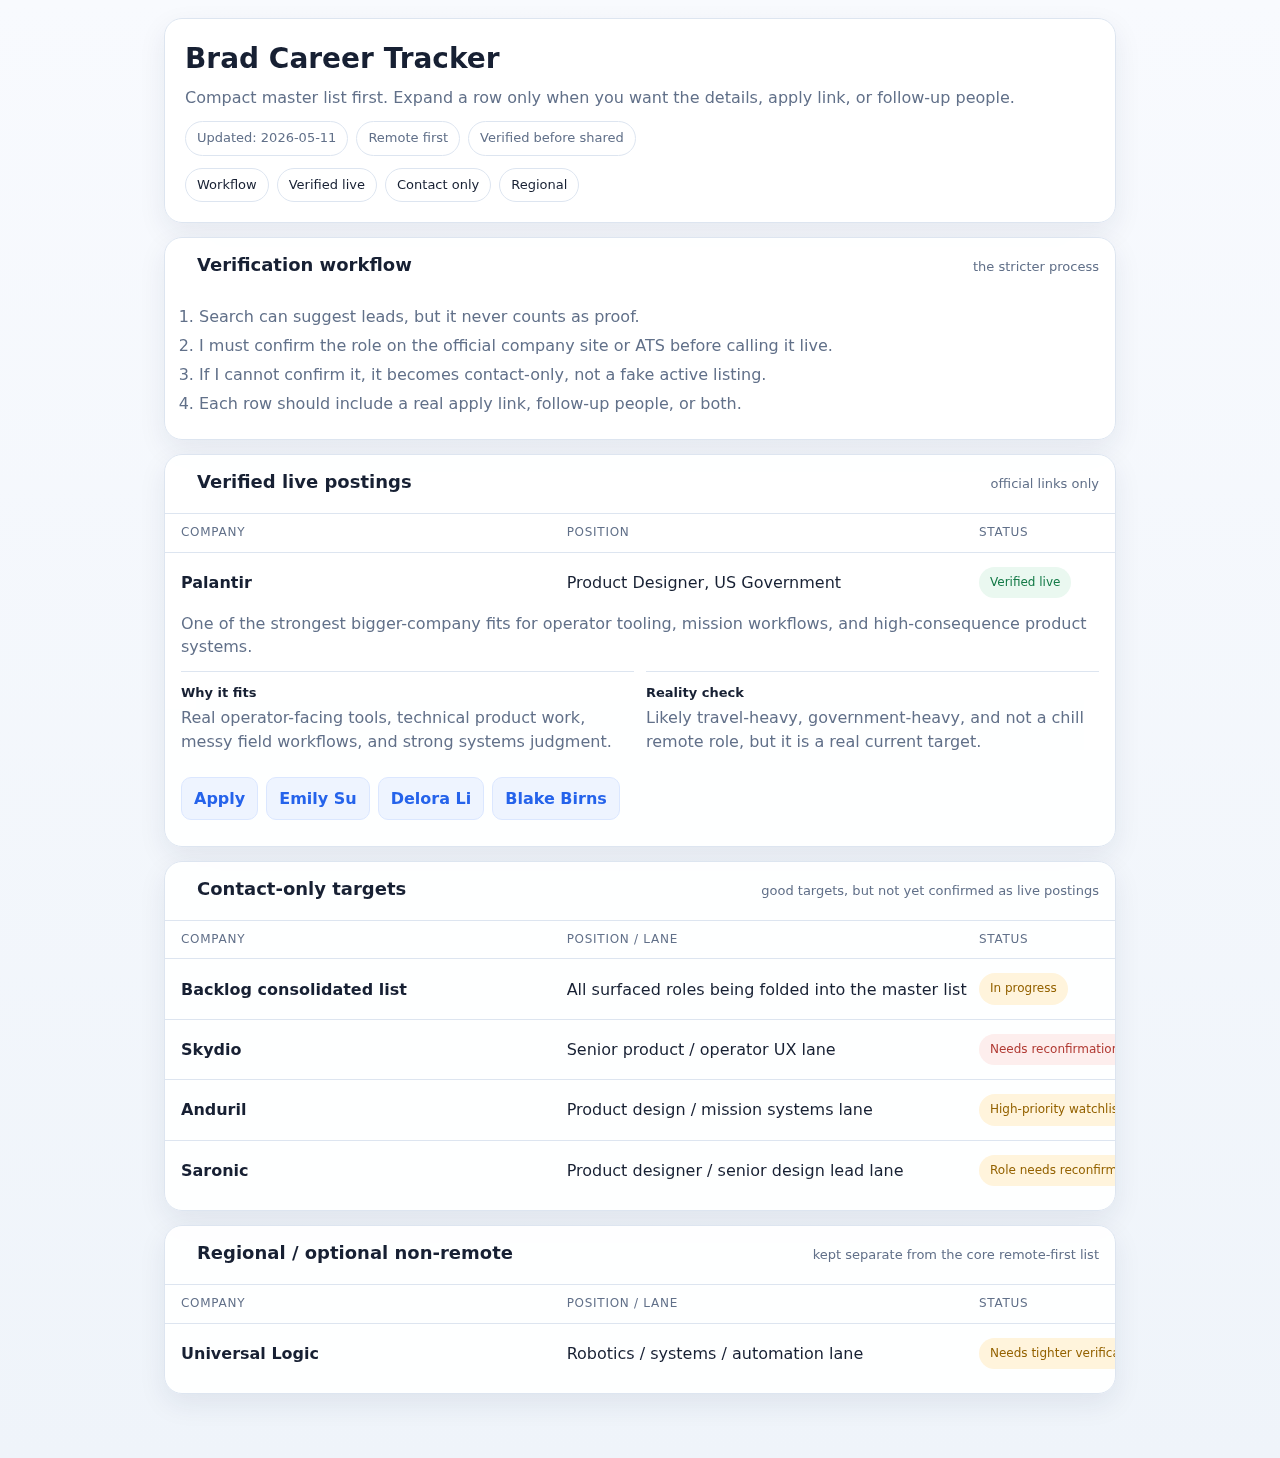
<file: career-tracker.html>
<!DOCTYPE html>
<html lang="en">
<head>
  <meta charset="UTF-8" />
  <meta name="viewport" content="width=device-width, initial-scale=1.0" />
  <title>Brad Career Tracker</title>
  <style>
    :root {
      --bg: #f5f7fb;
      --surface: rgba(255,255,255,0.92);
      --line: #dde5f0;
      --text: #172033;
      --muted: #617089;
      --accent: #2563eb;
      --good: #147a47;
      --good-bg: #eaf8f0;
      --warn: #946200;
      --warn-bg: #fff4dc;
      --bad: #b13b34;
      --bad-bg: #fdeeed;
    }
    * { box-sizing: border-box; }
    body {
      margin: 0;
      font-family: Inter, ui-sans-serif, system-ui, -apple-system, BlinkMacSystemFont, "Segoe UI", sans-serif;
      background: linear-gradient(180deg, #f8fafe 0%, #eff4fa 100%);
      color: var(--text);
      line-height: 1.45;
    }
    .wrap {
      max-width: 980px;
      margin: 0 auto;
      padding: 18px 14px 64px;
    }
    .hero, .section {
      background: var(--surface);
      border: 1px solid var(--line);
      border-radius: 18px;
      box-shadow: 0 10px 28px rgba(29, 44, 76, 0.08);
      backdrop-filter: blur(12px);
    }
    .hero {
      padding: 20px;
      margin-bottom: 14px;
    }
    .section {
      padding: 10px 0;
      margin-top: 14px;
      overflow: hidden;
    }
    h1, h2, h3, p { margin: 0; }
    h1 { font-size: 28px; margin-bottom: 6px; }
    h2 { font-size: 18px; padding: 0 16px 8px; }
    p { color: var(--muted); }
    a { color: var(--accent); text-decoration: none; }
    a:hover { text-decoration: underline; }
    .meta, .nav, .chips, .links { display: flex; flex-wrap: wrap; gap: 8px; }
    .meta, .nav { margin-top: 12px; }
    .pill, .nav a, .chip {
      display: inline-flex;
      align-items: center;
      padding: 7px 11px;
      border-radius: 999px;
      border: 1px solid var(--line);
      background: #fff;
      color: var(--muted);
      font-size: 13px;
    }
    .nav a { color: var(--text); }
    .section-head {
      display: flex;
      justify-content: space-between;
      align-items: baseline;
      gap: 10px;
      padding: 4px 16px 10px;
    }
    .small { font-size: 13px; color: var(--muted); }
    .table-head, details {
      border-top: 1px solid var(--line);
    }
    .table-head {
      display: grid;
      grid-template-columns: minmax(0, 1.4fr) minmax(0, 1.5fr) 120px;
      gap: 12px;
      padding: 10px 16px;
      font-size: 12px;
      text-transform: uppercase;
      letter-spacing: 0.06em;
      color: var(--muted);
    }
    details {
      background: transparent;
    }
    summary {
      list-style: none;
      display: grid;
      grid-template-columns: minmax(0, 1.4fr) minmax(0, 1.5fr) 120px;
      gap: 12px;
      align-items: center;
      padding: 14px 16px;
      cursor: pointer;
    }
    summary::-webkit-details-marker { display: none; }
    summary:hover { background: rgba(37, 99, 235, 0.035); }
    .company { font-weight: 600; }
    .role { color: var(--text); }
    .status {
      justify-self: start;
      display: inline-flex;
      align-items: center;
      padding: 6px 10px;
      border-radius: 999px;
      font-size: 12px;
      border: 1px solid transparent;
      white-space: nowrap;
    }
    .status.good { background: var(--good-bg); color: var(--good); }
    .status.warn { background: var(--warn-bg); color: var(--warn); }
    .status.bad { background: var(--bad-bg); color: var(--bad); }
    .detail {
      padding: 0 16px 16px;
      color: var(--muted);
    }
    .detail p {
      margin-bottom: 10px;
    }
    .detail-grid {
      display: grid;
      grid-template-columns: repeat(2, minmax(0, 1fr));
      gap: 12px;
      margin: 12px 0;
    }
    .detail-block {
      padding: 12px 0;
      border-top: 1px solid var(--line);
    }
    .detail-block strong {
      display: block;
      color: var(--text);
      margin-bottom: 4px;
      font-size: 13px;
    }
    .links {
      margin-top: 12px;
    }
    .links a {
      display: inline-flex;
      align-items: center;
      padding: 9px 12px;
      border-radius: 10px;
      background: #eef4ff;
      border: 1px solid #dbe7ff;
      font-weight: 600;
    }
    .workflow {
      padding: 0 16px 8px;
      color: var(--muted);
    }
    .workflow ol {
      margin: 8px 0 0 18px;
      padding: 0;
    }
    .workflow li { margin: 6px 0; }
    @media (max-width: 760px) {
      h1 { font-size: 24px; }
      .table-head { display: none; }
      summary {
        grid-template-columns: 1fr;
        gap: 6px;
      }
      .detail-grid { grid-template-columns: 1fr; }
    }
  </style>
</head>
<body>
  <div class="wrap">
    <section class="hero">
      <h1>Brad Career Tracker</h1>
      <p>Compact master list first. Expand a row only when you want the details, apply link, or follow-up people.</p>
      <div class="meta">
        <span class="pill">Updated: 2026-05-11</span>
        <span class="pill">Remote first</span>
        <span class="pill">Verified before shared</span>
      </div>
      <div class="nav">
        <a href="#workflow">Workflow</a>
        <a href="#remote">Verified live</a>
        <a href="#contact-only">Contact only</a>
        <a href="#regional">Regional</a>
      </div>
    </section>

    <section class="section" id="workflow">
      <div class="section-head">
        <h2>Verification workflow</h2>
        <span class="small">the stricter process</span>
      </div>
      <div class="workflow">
        <ol>
          <li>Search can suggest leads, but it never counts as proof.</li>
          <li>I must confirm the role on the official company site or ATS before calling it live.</li>
          <li>If I cannot confirm it, it becomes contact-only, not a fake active listing.</li>
          <li>Each row should include a real apply link, follow-up people, or both.</li>
        </ol>
      </div>
    </section>

    <section class="section" id="remote">
      <div class="section-head">
        <h2>Verified live postings</h2>
        <span class="small">official links only</span>
      </div>
      <div class="table-head">
        <div>Company</div>
        <div>Position</div>
        <div>Status</div>
      </div>

      <details open>
        <summary>
          <div class="company">Palantir</div>
          <div class="role">Product Designer, US Government</div>
          <div class="status good">Verified live</div>
        </summary>
        <div class="detail">
          <p>One of the strongest bigger-company fits for operator tooling, mission workflows, and high-consequence product systems.</p>
          <div class="detail-grid">
            <div class="detail-block">
              <strong>Why it fits</strong>
              Real operator-facing tools, technical product work, messy field workflows, and strong systems judgment.
            </div>
            <div class="detail-block">
              <strong>Reality check</strong>
              Likely travel-heavy, government-heavy, and not a chill remote role, but it is a real current target.
            </div>
          </div>
          <div class="links">
            <a href="https://jobs.lever.co/palantir/dc02f308-bbcc-4163-b4fb-3f68efb2ce24">Apply</a>
            <a href="https://www.linkedin.com/in/emily-su-69215775/">Emily Su</a>
            <a href="https://www.linkedin.com/in/delorali/">Delora Li</a>
            <a href="https://www.linkedin.com/in/blake-birns/">Blake Birns</a>
          </div>
        </div>
      </details>
    </section>

    <section class="section" id="contact-only">
      <div class="section-head">
        <h2>Contact-only targets</h2>
        <span class="small">good targets, but not yet confirmed as live postings</span>
      </div>
      <div class="table-head">
        <div>Company</div>
        <div>Position / lane</div>
        <div>Status</div>
      </div>

      <details>
        <summary>
          <div class="company">Backlog consolidated list</div>
          <div class="role">All surfaced roles being folded into the master list</div>
          <div class="status warn">In progress</div>
        </summary>
        <div class="detail">
          <p>This is the larger backlog pass Brad asked for. Each row below is being kept visible in the master list rather than disappearing into chat history.</p>
          <div class="detail-grid">
            <div class="detail-block"><strong>Palantir</strong>Product Concept Designer, Defense<br><span class="status good">Verified live</span></div>
            <div class="detail-block"><strong>Palantir</strong>Deployment Strategist<br><span class="status good">Verified live</span></div>
            <div class="detail-block"><strong>Palantir</strong>Deployment Strategist, Defense Industrial Base<br><span class="status good">Verified live</span></div>
            <div class="detail-block"><strong>Palantir</strong>Product Designer, Developer Experience<br><span class="status good">Verified live</span></div>
            <div class="detail-block"><strong>Palantir</strong>Product Designer, US Government<br><span class="status good">Verified live</span></div>
            <div class="detail-block"><strong>Anduril</strong>Product Designer, Forge<br><span class="status good">Verified live</span></div>
            <div class="detail-block"><strong>Anduril</strong>Senior Product Designer, Tactical Reconnaissance & Strike<br><span class="status warn">Needs re-check</span></div>
            <div class="detail-block"><strong>Anduril</strong>Product Designer, Platform<br><span class="status warn">Needs re-check</span></div>
            <div class="detail-block"><strong>Lockheed Martin</strong>Senior UX Designer, LAIC / STAR.OS<br><span class="status good">Verified live</span></div>
            <div class="detail-block"><strong>Lockheed Martin</strong>Human Factors User Experience Designer<br><span class="status good">Verified live</span></div>
            <div class="detail-block"><strong>Lockheed Martin</strong>Human Factors Design Engineer<br><span class="status good">Verified live</span></div>
            <div class="detail-block"><strong>Google</strong>Staff UX Designer, Google Hardware<br><span class="status good">Verified live</span></div>
            <div class="detail-block"><strong>Google</strong>Staff UX Designer, Spatial UX, Google Hardware<br><span class="status good">Verified live</span></div>
            <div class="detail-block"><strong>Google</strong>Staff UX Engineer, Spatial Experiences, Google Hardware<br><span class="status good">Verified live</span></div>
            <div class="detail-block"><strong>Apple</strong>Prototyping Designer<br><span class="status good">Verified live</span></div>
            <div class="detail-block"><strong>Apple</strong>Prototyping Designer, second listing<br><span class="status good">Verified live</span></div>
            <div class="detail-block"><strong>Apple</strong>Design Tools Engineer, Human Interface Design<br><span class="status good">Verified live</span></div>
            <div class="detail-block"><strong>Apple</strong>Human Interface Designer<br><span class="status good">Verified live</span></div>
            <div class="detail-block"><strong>Apple</strong>Hardware Design & Prototyping Engineer<br><span class="status good">Verified live</span></div>
            <div class="detail-block"><strong>Skydio</strong>Senior product / operator UX lane<br><span class="status bad">Contact only</span></div>
            <div class="detail-block"><strong>Shield AI</strong>Mission software / Hivemind / simulation design lane<br><span class="status bad">Contact only</span></div>
            <div class="detail-block"><strong>Saronic</strong>Product designer / senior design lead lane<br><span class="status warn">Needs re-check</span></div>
            <div class="detail-block"><strong>Swarm Aero</strong>Product Designer<br><span class="status warn">Needs re-check</span></div>
            <div class="detail-block"><strong>Nominal</strong>Product Designer<br><span class="status warn">Needs re-check</span></div>
            <div class="detail-block"><strong>Picogrid</strong>Product Designer<br><span class="status warn">Needs re-check</span></div>
            <div class="detail-block"><strong>Burro</strong>Product Designer<br><span class="status warn">Needs re-check</span></div>
            <div class="detail-block"><strong>Universal Logic</strong>Application Engineer / robotics systems lane<br><span class="status warn">Needs re-check</span></div>
            <div class="detail-block"><strong>BlueBay Automation</strong>Automation systems / advisory outreach lane<br><span class="status warn">Needs re-check</span></div>
            <div class="detail-block"><strong>One-Off Robotics</strong>Advanced manufacturing / robotics product lane<br><span class="status warn">Needs re-check</span></div>
            <div class="detail-block"><strong>RTT</strong>Robotics startup / welding cobot outreach lane<br><span class="status warn">Needs re-check</span></div>
          </div>
        </div>
      </details>

      <details>
        <summary>
          <div class="company">Skydio</div>
          <div class="role">Senior product / operator UX lane</div>
          <div class="status bad">Needs reconfirmation</div>
        </summary>
        <div class="detail">
          <p>The company still fits extremely well. The problem was stale evidence, not bad fit. Until I verify a current official posting, this stays here.</p>
          <div class="links">
            <a href="https://www.linkedin.com/in/txnor/">Tiff Nguyen</a>
            <a href="https://www.linkedin.com/in/harrisondzhu/">Harrison Zhu</a>
            <a href="https://www.linkedin.com/in/asavello/">Alex Savello</a>
          </div>
        </div>
      </details>

      <details>
        <summary>
          <div class="company">Anduril</div>
          <div class="role">Product design / mission systems lane</div>
          <div class="status warn">High-priority watchlist</div>
        </summary>
        <div class="detail">
          <p>Still one of the best thematic fits. Right now it belongs in outreach and monitoring unless I have a current official role link in hand.</p>
        </div>
      </details>

      <details>
        <summary>
          <div class="company">Saronic</div>
          <div class="role">Product designer / senior design lead lane</div>
          <div class="status warn">Role needs reconfirmation</div>
        </summary>
        <div class="detail">
          <p>Very strong domain fit, especially for maritime autonomy and operator workflows. Best used as a proactive outreach target unless the official role is revalidated.</p>
          <div class="links">
            <a href="https://www.linkedin.com/in/kathy-allen-b49b7b101/">Kathy Allen</a>
            <a href="https://www.linkedin.com/in/stephen-mcquinn/">Stephen McQuinn</a>
            <a href="https://www.linkedin.com/in/charles-floyd-jones-0a388751/">Charles Floyd-Jones</a>
          </div>
        </div>
      </details>
    </section>

    <section class="section" id="regional">
      <div class="section-head">
        <h2>Regional / optional non-remote</h2>
        <span class="small">kept separate from the core remote-first list</span>
      </div>
      <div class="table-head">
        <div>Company</div>
        <div>Position / lane</div>
        <div>Status</div>
      </div>

      <details>
        <summary>
          <div class="company">Universal Logic</div>
          <div class="role">Robotics / systems / automation lane</div>
          <div class="status warn">Needs tighter verification</div>
        </summary>
        <div class="detail">
          <p>Strongest Nashville-ish robotics signal so far, but it still needs the same due diligence standard as everything else.</p>
        </div>
      </details>
    </section>
  </div>
</body>
</html>
</file>
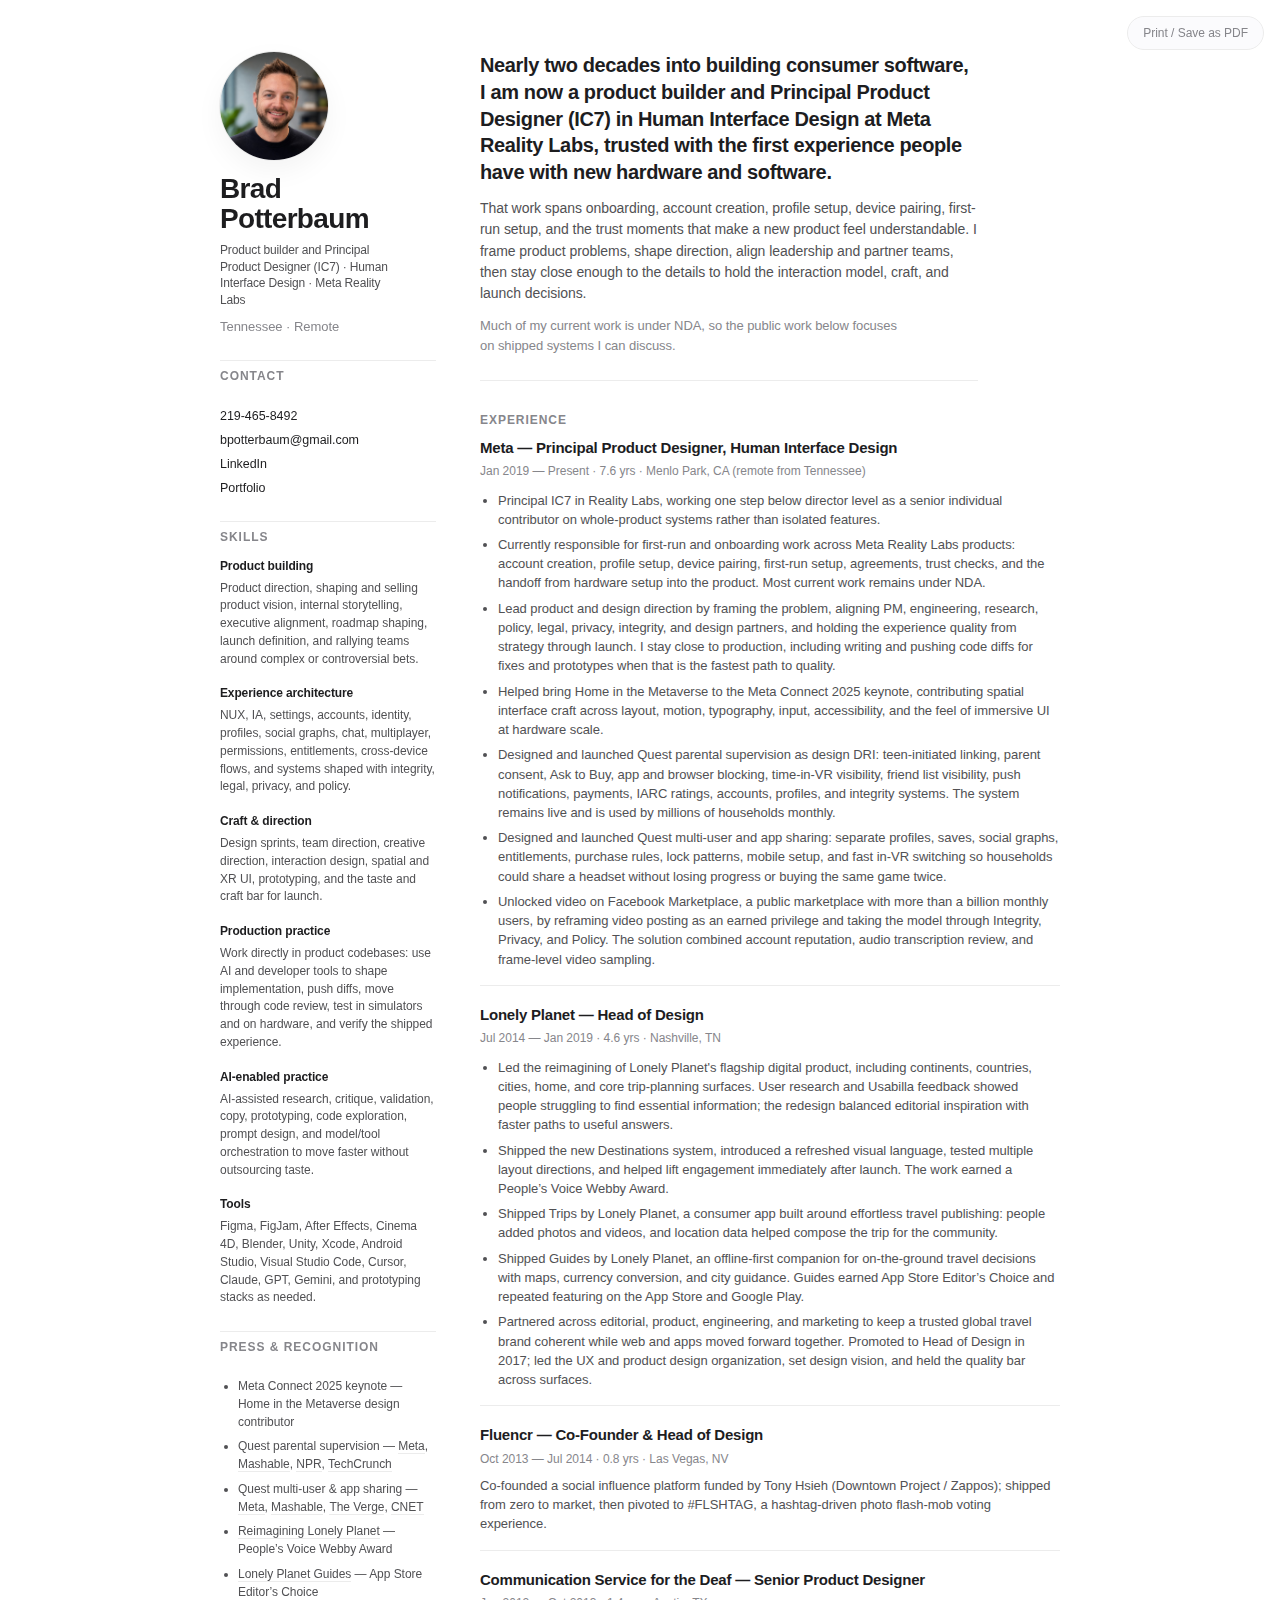
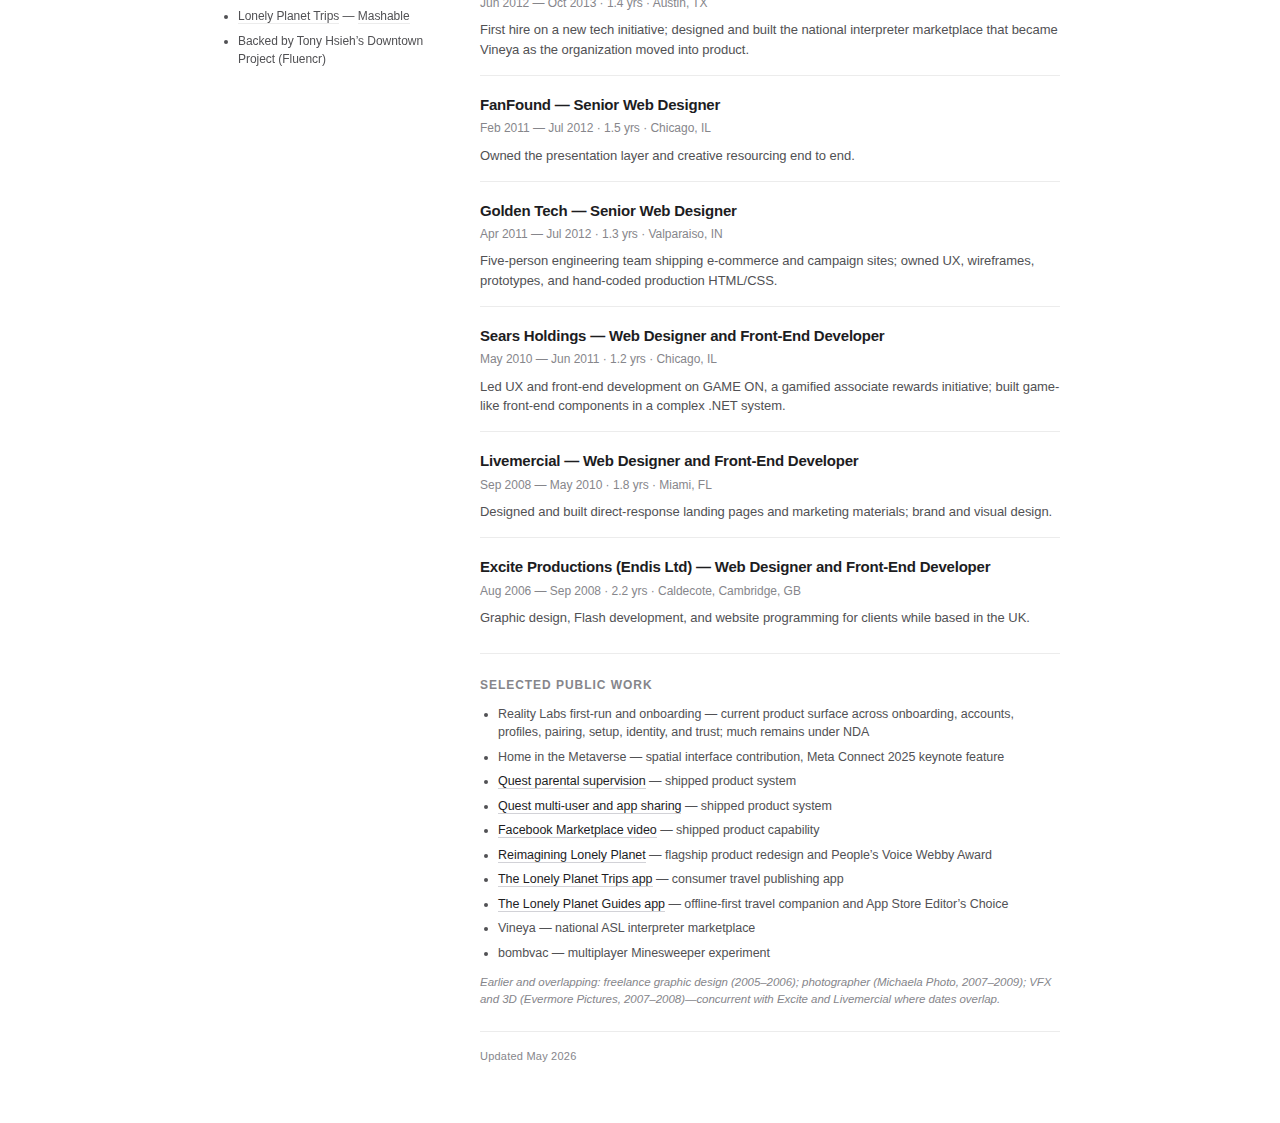
<file: resume.html>
<!DOCTYPE html>
<html lang="en">
<head>
    <meta charset="utf-8" />
    <title>Brad Potterbaum — Résumé</title>
    <meta name="viewport" content="width=device-width, initial-scale=1, viewport-fit=cover" />
    <meta name="theme-color" content="#ffffff" />
    <meta name="description" content="Brad Potterbaum — Product builder and Principal Product Designer (IC7), Human Interface Design at Meta Reality Labs. First-run, onboarding, identity, trust, and cross-device product systems." />
    <style>
        :root {
            --bg: #ffffff;
            --bg-soft: #fbfbfd;
            --ink-1: #1d1d1f;
            --ink-2: #515154;
            --ink-3: #86868b;
            --line: #d2d2d7;
            --line-soft: #ececec;
            --radius: 22px;
            --gutter: clamp(20px, 5vw, 40px);
            --rail: 216px;
        }

        *,
        *::before,
        *::after {
            box-sizing: border-box;
        }

        html {
            -webkit-font-smoothing: antialiased;
            -moz-osx-font-smoothing: grayscale;
            text-rendering: optimizeLegibility;
        }

        ::selection {
            background: #1d1d1f;
            color: #ffffff;
        }

        body {
            margin: 0;
            background: var(--bg);
            color: var(--ink-1);
            font-family: -apple-system, BlinkMacSystemFont, "SF Pro Display", "SF Pro Text",
                "Helvetica Neue", Helvetica, Arial, system-ui, sans-serif;
            font-size: 14px;
            line-height: 1.5;
            font-weight: 400;
            letter-spacing: -0.003em;
        }

        img {
            max-width: 100%;
            height: auto;
            display: block;
        }

        a {
            color: inherit;
            text-decoration: none;
            border-bottom: 1px solid var(--line);
            transition: border-color 0.15s ease, color 0.15s ease;
        }

        a:hover {
            color: var(--ink-2);
            border-bottom-color: var(--ink-1);
        }

        .print-hint {
            position: fixed;
            top: max(16px, env(safe-area-inset-top));
            right: max(16px, env(safe-area-inset-right));
            z-index: 10;
            font-size: 12px;
            font-weight: 500;
            color: var(--ink-3);
            letter-spacing: -0.003em;
            background: rgba(251, 251, 253, 0.92);
            background: color-mix(in srgb, var(--bg-soft) 88%, transparent);
            backdrop-filter: blur(10px);
            -webkit-backdrop-filter: blur(10px);
            padding: 9px 15px;
            border-radius: var(--radius);
            border: 1px solid var(--line-soft);
            cursor: pointer;
            font-family: inherit;
        }

        .print-hint:hover {
            color: var(--ink-1);
            border-color: var(--line);
        }

        .wrap {
            max-width: 920px;
            margin: 0 auto;
            padding: 52px max(var(--gutter), env(safe-area-inset-left)) 48px max(var(--gutter), env(safe-area-inset-right));
        }

        .doc {
            display: grid;
            grid-template-columns: 1fr;
            gap: 32px;
        }

        @media (min-width: 720px) {
            .doc {
                grid-template-columns: var(--rail) minmax(0, 1fr);
                gap: 40px 44px;
                align-items: start;
            }
        }

        .rail {
            display: flex;
            flex-direction: column;
            gap: 24px;
        }

        @media (min-width: 720px) {
            .rail {
                position: sticky;
                top: max(24px, env(safe-area-inset-top));
                align-self: start;
            }
        }

        .avatar-wrap {
            display: flex;
            align-items: center;
            gap: 16px;
        }

        @media (min-width: 720px) {
            .avatar-wrap {
                flex-direction: column;
                align-items: flex-start;
                gap: 14px;
            }
        }

        .avatar {
            width: 108px;
            height: 108px;
            border-radius: 999px;
            object-fit: cover;
            object-position: center 38%;
            box-shadow: 0 0 0 1px var(--line-soft), 0 10px 28px rgba(0, 0, 0, 0.05);
            flex-shrink: 0;
        }

        .identity h1 {
            margin: 0;
            font-size: clamp(24px, 2.8vw, 28px);
            line-height: 1.06;
            letter-spacing: -0.024em;
            font-weight: 600;
            color: var(--ink-1);
        }

        .identity .eyebrow {
            margin: 9px 0 0;
            font-size: 12px;
            font-weight: 500;
            letter-spacing: -0.012em;
            text-transform: none;
            color: var(--ink-2);
            line-height: 1.38;
            max-width: 28ch;
        }

        .identity .loc {
            margin: 8px 0 0;
            font-size: 13px;
            color: var(--ink-3);
            letter-spacing: -0.003em;
        }

        .contact {
            padding-top: 6px;
            border-top: 1px solid var(--line-soft);
        }

        .contact-list {
            list-style: none;
            margin: 0;
            padding: 12px 0 0;
            display: flex;
            flex-direction: column;
            gap: 7px;
        }

        .contact-list li {
            font-size: 12.5px;
            color: var(--ink-2);
            line-height: 1.35;
            word-break: break-word;
        }

        .contact-list a {
            border-bottom: 0;
            font-weight: 500;
            color: var(--ink-1);
        }

        .contact-list a:hover {
            border-bottom: 1px solid var(--ink-1);
        }

        .section-label {
            margin: 0 0 11px;
            font-size: 12px;
            font-weight: 600;
            letter-spacing: 0.08em;
            text-transform: uppercase;
            color: var(--ink-3);
        }

        .main > .section-label {
            margin-bottom: 8px;
        }

        .skills-block {
            padding-top: 6px;
            border-top: 1px solid var(--line-soft);
        }

        .skill-cluster {
            margin-bottom: 16px;
        }

        .skill-cluster:last-child {
            margin-bottom: 0;
        }

        .skill-cluster h3 {
            margin: 0 0 5px;
            font-size: 12px;
            font-weight: 600;
            color: var(--ink-1);
            letter-spacing: -0.011em;
        }

        .skill-cluster p {
            margin: 0;
            font-size: 12px;
            line-height: 1.48;
            color: var(--ink-2);
        }

        .extras {
            padding-top: 6px;
            border-top: 1px solid var(--line-soft);
        }

        .extras ul {
            margin: 0;
            padding: 11px 0 0 18px;
            font-size: 12px;
            color: var(--ink-2);
            line-height: 1.48;
        }

        .extras li {
            margin-bottom: 7px;
        }

        .extras li:last-child {
            margin-bottom: 0;
        }

        .extras a {
            font-weight: 500;
            border-bottom-color: var(--line-soft);
        }

        .extras a:hover {
            border-bottom-color: var(--ink-1);
        }

        .main {
            min-width: 0;
        }

        .summary {
            margin: 0 0 30px;
            padding-bottom: 24px;
            border-bottom: 1px solid var(--line-soft);
            display: flex;
            flex-direction: column;
            gap: 12px;
            max-width: 64ch;
        }

        .summary p {
            margin: 0;
            font-size: 14px;
            line-height: 1.52;
            color: var(--ink-2);
            letter-spacing: -0.004em;
        }

        .summary .summary-lead {
            max-width: 54ch;
            font-size: clamp(17px, 2vw, 20px);
            line-height: 1.34;
            font-weight: 550;
            letter-spacing: -0.018em;
            color: var(--ink-1);
        }

        .summary .summary-note {
            max-width: 58ch;
            font-size: 13px;
            color: var(--ink-3);
        }

        .experience {
            display: flex;
            flex-direction: column;
            gap: 0;
        }

        .job {
            padding: 18px 0 16px;
            border-top: 1px solid var(--line-soft);
            page-break-inside: avoid;
            break-inside: avoid;
        }

        .job:first-of-type {
            border-top: 0;
            padding-top: 0;
        }

        .job-head {
            display: flex;
            flex-direction: column;
            gap: 4px;
            align-items: flex-start;
        }

        .job-title {
            margin: 0;
            font-size: 15px;
            font-weight: 600;
            letter-spacing: -0.014em;
            color: var(--ink-1);
        }

        .job-meta {
            margin: 0;
            font-size: 12px;
            color: var(--ink-3);
            letter-spacing: -0.002em;
            line-height: 1.35;
            text-align: left;
        }

        .duration {
            color: inherit;
            font-weight: inherit;
        }

        @media (max-width: 640px) {
            .job-meta {
                width: 100%;
            }
        }

        .job ul {
            margin: 11px 0 0;
            padding-left: 18px;
            color: var(--ink-2);
            font-size: 13px;
            line-height: 1.48;
        }

        .job li {
            margin-bottom: 6px;
        }

        .job li:last-child {
            margin-bottom: 0;
        }

        .job--plain .job-body {
            margin: 9px 0 0;
            font-size: 13px;
            line-height: 1.48;
            color: var(--ink-2);
            letter-spacing: -0.003em;
        }

        .projects {
            margin-top: 10px;
            padding-top: 22px;
            border-top: 1px solid var(--line-soft);
        }

        .projects ul {
            margin: 9px 0 0;
            padding-left: 18px;
            font-size: 12.5px;
            line-height: 1.48;
            color: var(--ink-2);
        }

        .projects li {
            margin-bottom: 6px;
        }

        .projects a {
            font-weight: 500;
            color: var(--ink-1);
        }

        .earlier {
            margin-top: 12px;
            font-size: 11.5px;
            line-height: 1.4;
            color: var(--ink-3);
            font-style: italic;
        }

        .doc-footer {
            margin-top: 24px;
            padding-top: 16px;
            border-top: 1px solid var(--line-soft);
            font-size: 11px;
            color: var(--ink-3);
            letter-spacing: 0.02em;
        }

        @media print {
            .print-hint,
            .no-print {
                display: none !important;
            }

            @page {
                size: letter;
                margin: 0.55in;
            }

            body {
                font-size: 12.5px;
                print-color-adjust: exact;
                -webkit-print-color-adjust: exact;
            }

            .wrap {
                max-width: none;
                padding: 0;
            }

            .rail {
                position: static;
            }

            a {
                border-bottom: 0;
                color: var(--ink-1);
            }

            .avatar {
                box-shadow: none;
            }

            .job {
                page-break-inside: avoid;
                break-inside: avoid;
            }

            .summary,
            .summary p,
            .skill-cluster p,
            .job ul,
            .job--plain .job-body {
                font-size: 12px;
            }

            .summary .summary-lead {
                font-size: 13.5px;
            }

            .identity h1 {
                font-size: 22px;
            }

            .doc {
                gap: 28px 32px;
            }
        }
    </style>
</head>

<body>
    <button type="button" class="print-hint no-print" onclick="window.print()">Print / Save as PDF</button>

    <div class="wrap">
        <div class="doc">
            <aside class="rail">
                <div class="avatar-wrap">
                    <img class="avatar" src="assets/brad-resume-headshot.png" alt="Brad Potterbaum" width="108" height="108" />
                    <div class="identity">
                        <h1>Brad Potterbaum</h1>
                        <p class="eyebrow">Product builder and Principal Product Designer (IC7) · Human Interface Design · Meta Reality Labs</p>
                        <p class="loc">Tennessee · Remote</p>
                    </div>
                </div>

                <div class="contact">
                    <p class="section-label">Contact</p>
                    <ul class="contact-list">
                        <li><a href="tel:+12194658492">219-465-8492</a></li>
                        <li><a href="mailto:bpotterbaum@gmail.com">bpotterbaum@gmail.com</a></li>
                        <li><a href="https://www.linkedin.com/in/bradleypotterbaum/" target="_blank" rel="noreferrer">LinkedIn</a></li>
                        <li><a href="https://bradpotterbaum.com" target="_blank" rel="noreferrer">Portfolio</a></li>
                    </ul>
                </div>

                <div class="skills-block">
                    <p class="section-label">Skills</p>
                    <div class="skill-cluster">
                        <h3>Product building</h3>
                        <p>Product direction, shaping and selling product vision, internal storytelling, executive alignment, roadmap shaping, launch definition, and rallying teams around complex or controversial bets.</p>
                    </div>
                    <div class="skill-cluster">
                        <h3>Experience architecture</h3>
                        <p>NUX, IA, settings, accounts, identity, profiles, social graphs, chat, multiplayer, permissions, entitlements, cross-device flows, and systems shaped with integrity, legal, privacy, and policy.</p>
                    </div>
                    <div class="skill-cluster">
                        <h3>Craft &amp; direction</h3>
                        <p>Design sprints, team direction, creative direction, interaction design, spatial and XR UI, prototyping, and the taste and craft bar for launch.</p>
                    </div>
                    <div class="skill-cluster">
                        <h3>Production practice</h3>
                        <p>Work directly in product codebases: use AI and developer tools to shape implementation, push diffs, move through code review, test in simulators and on hardware, and verify the shipped experience.</p>
                    </div>
                    <div class="skill-cluster">
                        <h3>AI-enabled practice</h3>
                        <p>AI-assisted research, critique, validation, copy, prototyping, code exploration, prompt design, and model/tool orchestration to move faster without outsourcing taste.</p>
                    </div>
                    <div class="skill-cluster">
                        <h3>Tools</h3>
                        <p>Figma, FigJam, After Effects, Cinema 4D, Blender, Unity, Xcode, Android Studio, Visual Studio Code, Cursor, Claude, GPT, Gemini, and prototyping stacks as needed.</p>
                    </div>
                </div>

                <div class="extras">
                    <p class="section-label">Press &amp; recognition</p>
                    <ul>
                        <li>Meta Connect 2025 keynote &mdash; Home in the Metaverse design contributor</li>
                        <li>Quest parental supervision &mdash;
                            <a href="https://about.fb.com/news/2022/03/vr-parental-supervision-tools-on-quest/" target="_blank" rel="noreferrer">Meta</a>,
                            <a href="https://mashable.com/article/meta-quest-virtual-reality-parental-controls" target="_blank" rel="noreferrer">Mashable</a>,
                            <a href="https://www.npr.org/2022/06/14/1104893416/parental-controls-instagram-quest" target="_blank" rel="noreferrer">NPR</a>,
                            <a href="https://techcrunch.com/2022/06/14/meta-parental-controls-instagram-quest-vr-headsets/" target="_blank" rel="noreferrer">TechCrunch</a>
                        </li>
                        <li>Quest multi-user &amp; app sharing &mdash;
                            <a href="https://about.fb.com/news/2021/02/share-your-oculus-quest/" target="_blank" rel="noreferrer">Meta</a>,
                            <a href="https://mashable.com/article/oculus-quest-2-multiple-user-accounts-app-sharing" target="_blank" rel="noreferrer">Mashable</a>,
                            <a href="https://www.theverge.com/2021/1/14/22230506/oculus-quest-multi-user-support-release-date" target="_blank" rel="noreferrer">The Verge</a>,
                            <a href="https://www.cnet.com/tech/gaming/the-oculus-quest-now-works-with-multiple-accounts-and-app-sharing/" target="_blank" rel="noreferrer">CNET</a>
                        </li>
                        <li><a href="https://bradpotterbaum.com/#lonely-planet-online" target="_blank" rel="noreferrer">Reimagining Lonely Planet</a> &mdash; People&rsquo;s Voice Webby Award</li>
                        <li><a href="https://bradpotterbaum.com/#lonely-planet-guides" target="_blank" rel="noreferrer">Lonely Planet Guides</a> &mdash; App Store Editor&rsquo;s Choice</li>
                        <li><a href="https://bradpotterbaum.com/#lonely-planet-trips" target="_blank" rel="noreferrer">Lonely Planet Trips</a> &mdash; <a href="https://mashable.com/article/download-this-lonely-planet-trips-app" target="_blank" rel="noreferrer">Mashable</a></li>
                        <li>Backed by Tony Hsieh&rsquo;s Downtown Project (Fluencr)</li>
                    </ul>
                </div>
            </aside>

            <div class="main">
                <div class="summary">
                    <p class="summary-lead">Nearly two decades into building consumer software, I am now a product builder and Principal Product Designer (IC7) in Human Interface Design at Meta Reality Labs, trusted with the first experience people have with new hardware and software.</p>
                    <p>That work spans onboarding, account creation, profile setup, device pairing, first-run setup, and the trust moments that make a new product feel understandable. I frame product problems, shape direction, align leadership and partner teams, then stay close enough to the details to hold the interaction model, craft, and launch decisions.</p>
                    <p class="summary-note">Much of my current work is under NDA, so the public work below focuses on shipped systems I can discuss.</p>
                </div>

                <p class="section-label">Experience</p>
                <div class="experience">
                    <article class="job">
                        <div class="job-head">
                            <h2 class="job-title">Meta &mdash; Principal Product Designer, Human Interface Design</h2>
                            <p class="job-meta">Jan 2019 &mdash; Present &middot; <span class="duration" data-duration-from="2019-01">7.4 yrs</span> &middot; Menlo Park, CA (remote from Tennessee)</p>
                        </div>
                        <ul>
                            <li>Principal IC7 in Reality Labs, working one step below director level as a senior individual contributor on whole-product systems rather than isolated features.</li>
                            <li>Currently responsible for first-run and onboarding work across Meta Reality Labs products: account creation, profile setup, device pairing, first-run setup, agreements, trust checks, and the handoff from hardware setup into the product. Most current work remains under NDA.</li>
                            <li>Lead product and design direction by framing the problem, aligning PM, engineering, research, policy, legal, privacy, integrity, and design partners, and holding the experience quality from strategy through launch. I stay close to production, including writing and pushing code diffs for fixes and prototypes when that is the fastest path to quality.</li>
                            <li>Helped bring Home in the Metaverse to the Meta Connect 2025 keynote, contributing spatial interface craft across layout, motion, typography, input, accessibility, and the feel of immersive UI at hardware scale.</li>
                            <li>Designed and launched Quest parental supervision as design DRI: teen-initiated linking, parent consent, Ask to Buy, app and browser blocking, time-in-VR visibility, friend list visibility, push notifications, payments, IARC ratings, accounts, profiles, and integrity systems. The system remains live and is used by millions of households monthly.</li>
                            <li>Designed and launched Quest multi-user and app sharing: separate profiles, saves, social graphs, entitlements, purchase rules, lock patterns, mobile setup, and fast in-VR switching so households could share a headset without losing progress or buying the same game twice.</li>
                            <li>Unlocked video on Facebook Marketplace, a public marketplace with more than a billion monthly users, by reframing video posting as an earned privilege and taking the model through Integrity, Privacy, and Policy. The solution combined account reputation, audio transcription review, and frame-level video sampling.</li>
                        </ul>
                    </article>

                    <article class="job">
                        <div class="job-head">
                            <h2 class="job-title">Lonely Planet &mdash; Head of Design</h2>
                            <p class="job-meta">Jul 2014 &mdash; Jan 2019 &middot; <span class="duration">4.6 yrs</span> &middot; Nashville, TN</p>
                        </div>
                        <ul>
                            <li>Led the reimagining of Lonely Planet's flagship digital product, including continents, countries, cities, home, and core trip-planning surfaces. User research and Usabilla feedback showed people struggling to find essential information; the redesign balanced editorial inspiration with faster paths to useful answers.</li>
                            <li>Shipped the new Destinations system, introduced a refreshed visual language, tested multiple layout directions, and helped lift engagement immediately after launch. The work earned a People&rsquo;s Voice Webby Award.</li>
                            <li>Shipped Trips by Lonely Planet, a consumer app built around effortless travel publishing: people added photos and videos, and location data helped compose the trip for the community.</li>
                            <li>Shipped Guides by Lonely Planet, an offline-first companion for on-the-ground travel decisions with maps, currency conversion, and city guidance. Guides earned App Store Editor&rsquo;s Choice and repeated featuring on the App Store and Google Play.</li>
                            <li>Partnered across editorial, product, engineering, and marketing to keep a trusted global travel brand coherent while web and apps moved forward together. Promoted to Head of Design in 2017; led the UX and product design organization, set design vision, and held the quality bar across surfaces.</li>
                        </ul>
                    </article>

                    <article class="job job--plain">
                        <div class="job-head">
                            <h2 class="job-title">Fluencr &mdash; Co-Founder &amp; Head of Design</h2>
                            <p class="job-meta">Oct 2013 &mdash; Jul 2014 &middot; <span class="duration">0.8 yrs</span> &middot; Las Vegas, NV</p>
                        </div>
                        <p class="job-body">Co-founded a social influence platform funded by Tony Hsieh (Downtown Project / Zappos); shipped from zero to market, then pivoted to #FLSHTAG, a hashtag-driven photo flash-mob voting experience.</p>
                    </article>

                    <article class="job job--plain">
                        <div class="job-head">
                            <h2 class="job-title">Communication Service for the Deaf &mdash; Senior Product Designer</h2>
                            <p class="job-meta">Jun 2012 &mdash; Oct 2013 &middot; <span class="duration">1.4 yrs</span> &middot; Austin, TX</p>
                        </div>
                        <p class="job-body">First hire on a new tech initiative; designed and built the national interpreter marketplace that became Vineya as the organization moved into product.</p>
                    </article>

                    <article class="job job--plain">
                        <div class="job-head">
                            <h2 class="job-title">FanFound &mdash; Senior Web Designer</h2>
                            <p class="job-meta">Feb 2011 &mdash; Jul 2012 &middot; <span class="duration">1.5 yrs</span> &middot; Chicago, IL</p>
                        </div>
                        <p class="job-body">Owned the presentation layer and creative resourcing end to end.</p>
                    </article>

                    <article class="job job--plain">
                        <div class="job-head">
                            <h2 class="job-title">Golden Tech &mdash; Senior Web Designer</h2>
                            <p class="job-meta">Apr 2011 &mdash; Jul 2012 &middot; <span class="duration">1.3 yrs</span> &middot; Valparaiso, IN</p>
                        </div>
                        <p class="job-body">Five-person engineering team shipping e-commerce and campaign sites; owned UX, wireframes, prototypes, and hand-coded production HTML/CSS.</p>
                    </article>

                    <article class="job job--plain">
                        <div class="job-head">
                            <h2 class="job-title">Sears Holdings &mdash; Web Designer and Front-End Developer</h2>
                            <p class="job-meta">May 2010 &mdash; Jun 2011 &middot; <span class="duration">1.2 yrs</span> &middot; Chicago, IL</p>
                        </div>
                        <p class="job-body">Led UX and front-end development on GAME ON, a gamified associate rewards initiative; built game-like front-end components in a complex .NET system.</p>
                    </article>

                    <article class="job job--plain">
                        <div class="job-head">
                            <h2 class="job-title">Livemercial &mdash; Web Designer and Front-End Developer</h2>
                            <p class="job-meta">Sep 2008 &mdash; May 2010 &middot; <span class="duration">1.8 yrs</span> &middot; Miami, FL</p>
                        </div>
                        <p class="job-body">Designed and built direct-response landing pages and marketing materials; brand and visual design.</p>
                    </article>

                    <article class="job job--plain">
                        <div class="job-head">
                            <h2 class="job-title">Excite Productions (Endis Ltd) &mdash; Web Designer and Front-End Developer</h2>
                            <p class="job-meta">Aug 2006 &mdash; Sep 2008 &middot; <span class="duration">2.2 yrs</span> &middot; Caldecote, Cambridge, GB</p>
                        </div>
                        <p class="job-body">Graphic design, Flash development, and website programming for clients while based in the UK.</p>
                    </article>
                </div>

                <div class="projects">
                    <p class="section-label">Selected public work</p>
                    <ul>
                        <li>Reality Labs first-run and onboarding &mdash; current product surface across onboarding, accounts, profiles, pairing, setup, identity, and trust; much remains under NDA</li>
                        <li>Home in the Metaverse &mdash; spatial interface contribution, Meta Connect 2025 keynote feature</li>
                        <li><a href="https://bradpotterbaum.com/#parental-supervision" target="_blank" rel="noreferrer">Quest parental supervision</a> &mdash; shipped product system</li>
                        <li><a href="https://bradpotterbaum.com/#app-sharing" target="_blank" rel="noreferrer">Quest multi-user and app sharing</a> &mdash; shipped product system</li>
                        <li><a href="https://bradpotterbaum.com/#marketplace-video" target="_blank" rel="noreferrer">Facebook Marketplace video</a> &mdash; shipped product capability</li>
                        <li><a href="https://bradpotterbaum.com/#lonely-planet-online" target="_blank" rel="noreferrer">Reimagining Lonely Planet</a> &mdash; flagship product redesign and People&rsquo;s Voice Webby Award</li>
                        <li><a href="https://bradpotterbaum.com/#lonely-planet-trips" target="_blank" rel="noreferrer">The Lonely Planet Trips app</a> &mdash; consumer travel publishing app</li>
                        <li><a href="https://bradpotterbaum.com/#lonely-planet-guides" target="_blank" rel="noreferrer">The Lonely Planet Guides app</a> &mdash; offline-first travel companion and App Store Editor&rsquo;s Choice</li>
                        <li>Vineya &mdash; national ASL interpreter marketplace</li>
                        <li>bombvac &mdash; multiplayer Minesweeper experiment</li>
                    </ul>
                    <p class="earlier">Earlier and overlapping: freelance graphic design (2005&ndash;2006); photographer (Michaela Photo, 2007&ndash;2009); VFX and 3D (Evermore Pictures, 2007&ndash;2008)&mdash;concurrent with Excite and Livemercial where dates overlap.</p>
                </div>

                <p class="doc-footer">Updated May 2026</p>
            </div>
        </div>
    </div>
    <script>
        (() => {
            const formatDuration = (months) => `${(months / 12).toFixed(1)} yrs`;

            document.querySelectorAll("[data-duration-from]").forEach((node) => {
                const [startYear, startMonth] = node.dataset.durationFrom.split("-").map(Number);
                const now = new Date();
                const months = ((now.getFullYear() - startYear) * 12) + ((now.getMonth() + 1) - startMonth) + 1;
                node.textContent = formatDuration(Math.max(months, 1));
            });
        })();
    </script>
</body>
</html>
</file>
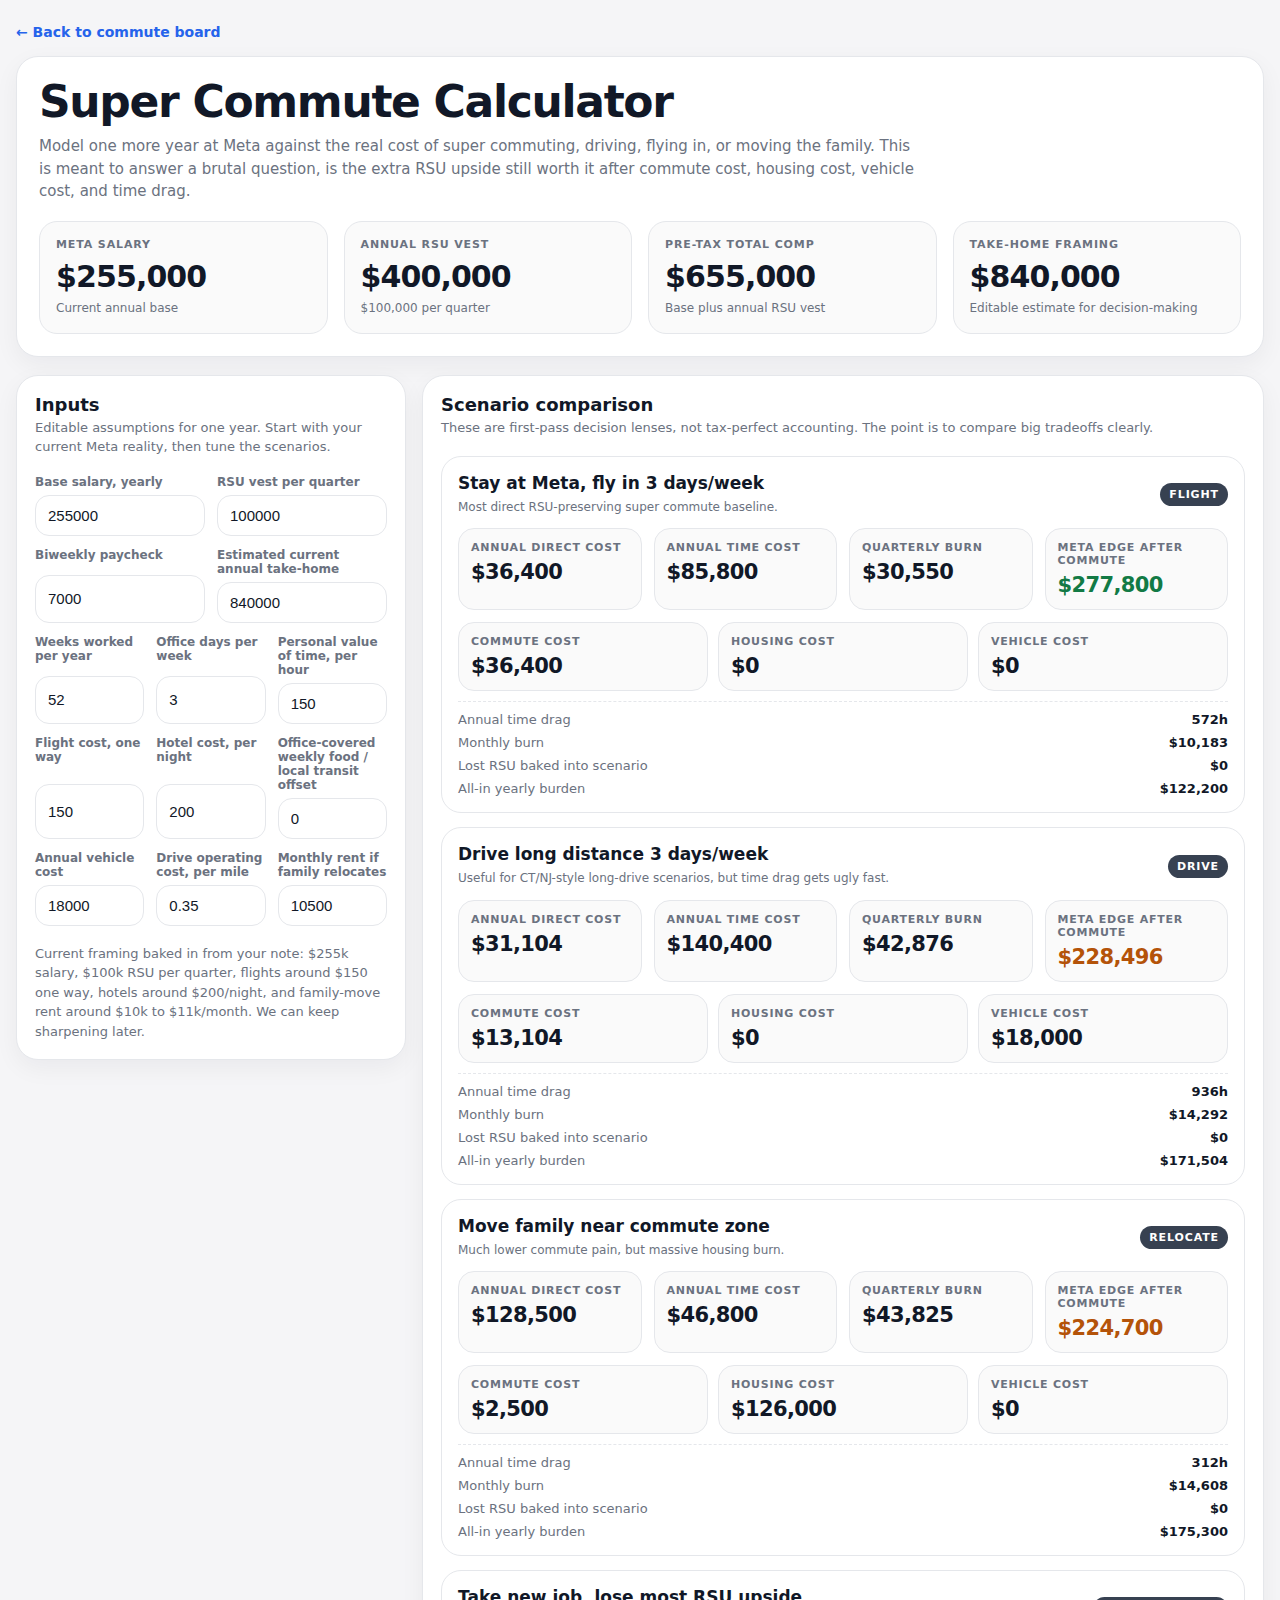
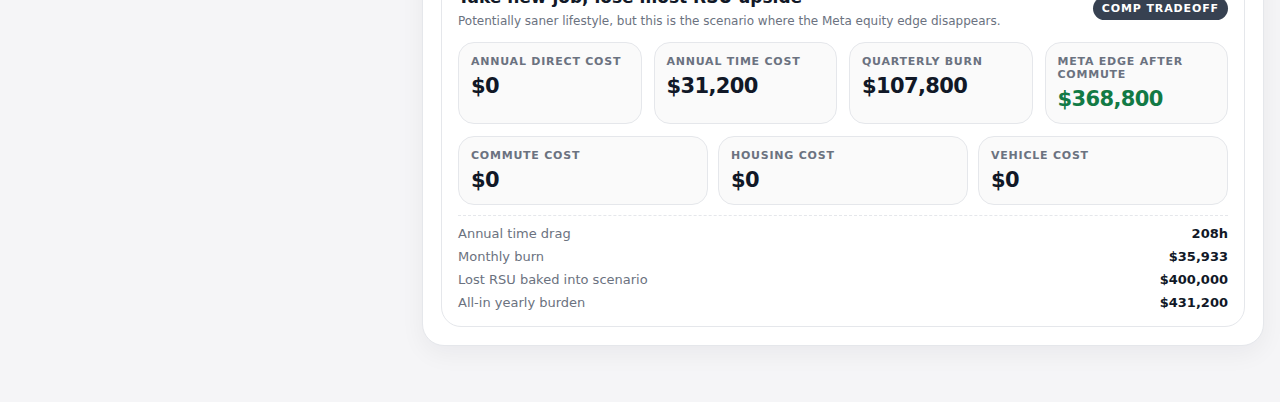
<file: super-commute-calculator.html>
<!DOCTYPE html>
<html lang="en">
<head>
  <meta charset="UTF-8" />
  <meta name="viewport" content="width=device-width, initial-scale=1.0, viewport-fit=cover" />
  <title>Super Commute Calculator</title>
  <style>
    :root {
      --bg: #f5f5f7;
      --card: #ffffff;
      --text: #111827;
      --sub: #6b7280;
      --line: #e5e7eb;
      --accent: #111827;
      --good: #127a45;
      --warn: #b45309;
      --bad: #b42318;
      --blue: #2563eb;
    }
    * { box-sizing: border-box; }
    html, body {
      margin: 0;
      background: var(--bg);
      color: var(--text);
      font-family: -apple-system, BlinkMacSystemFont, "SF Pro Text", "Segoe UI", system-ui, sans-serif;
    }
    .page {
      max-width: 1320px;
      margin: 0 auto;
      padding: 24px 16px 56px;
    }
    .topbar {
      display: flex;
      justify-content: space-between;
      align-items: center;
      gap: 12px;
      margin-bottom: 16px;
    }
    .back {
      text-decoration: none;
      color: var(--blue);
      font-weight: 600;
      font-size: 14px;
    }
    h1 {
      margin: 0;
      font-size: clamp(30px, 4vw, 44px);
      line-height: 1.05;
      letter-spacing: -.03em;
    }
    .lede {
      margin: 10px 0 0;
      max-width: 880px;
      color: var(--sub);
      font-size: 15px;
      line-height: 1.5;
    }
    .hero-card,
    .card {
      background: var(--card);
      border: 1px solid var(--line);
      border-radius: 22px;
      box-shadow: 0 8px 24px rgba(17,24,39,.05);
    }
    .hero-card {
      padding: 22px;
      margin-bottom: 18px;
    }
    .hero-grid,
    .grid {
      display: grid;
      gap: 16px;
    }
    .hero-grid {
      grid-template-columns: repeat(4, minmax(0, 1fr));
      margin-top: 18px;
    }
    .stat {
      padding: 16px;
      background: #fafafa;
      border: 1px solid var(--line);
      border-radius: 18px;
    }
    .label {
      font-size: 11px;
      font-weight: 700;
      letter-spacing: .08em;
      text-transform: uppercase;
      color: var(--sub);
      margin-bottom: 8px;
    }
    .value {
      font-size: 30px;
      font-weight: 700;
      letter-spacing: -.03em;
    }
    .tiny {
      color: var(--sub);
      font-size: 12px;
      line-height: 1.45;
      margin-top: 6px;
    }
    .grid {
      grid-template-columns: 390px minmax(0, 1fr);
      align-items: start;
    }
    .card {
      padding: 18px;
    }
    .section-title {
      font-size: 18px;
      font-weight: 700;
      margin: 0 0 4px;
    }
    .section-sub {
      color: var(--sub);
      font-size: 13px;
      line-height: 1.45;
      margin: 0 0 18px;
    }
    .field-grid {
      display: grid;
      gap: 12px;
    }
    .field {
      display: grid;
      gap: 6px;
    }
    .field label {
      font-size: 12px;
      color: var(--sub);
      font-weight: 600;
    }
    .field input,
    .field select {
      width: 100%;
      border: 1px solid var(--line);
      border-radius: 14px;
      padding: 11px 12px;
      font-size: 15px;
      background: #fff;
      color: var(--text);
    }
    .inline-2,
    .inline-3 {
      display: grid;
      gap: 12px;
    }
    .inline-2 { grid-template-columns: repeat(2, minmax(0, 1fr)); }
    .inline-3 { grid-template-columns: repeat(3, minmax(0, 1fr)); }
    .scenario-list {
      display: grid;
      gap: 14px;
    }
    .scenario {
      border: 1px solid var(--line);
      border-radius: 20px;
      padding: 16px;
      background: #fff;
    }
    .scenario-head {
      display: flex;
      justify-content: space-between;
      align-items: center;
      gap: 12px;
      margin-bottom: 12px;
    }
    .scenario-name {
      font-size: 17px;
      font-weight: 700;
    }
    .pill {
      font-size: 11px;
      font-weight: 700;
      text-transform: uppercase;
      letter-spacing: .08em;
      color: #fff;
      padding: 5px 9px;
      border-radius: 999px;
      background: #374151;
    }
    .summary-grid {
      display: grid;
      grid-template-columns: repeat(4, minmax(0, 1fr));
      gap: 12px;
      margin-bottom: 12px;
    }
    .summary-item {
      border: 1px solid var(--line);
      border-radius: 16px;
      padding: 12px;
      background: #fafafa;
    }
    .summary-item .k {
      font-size: 11px;
      text-transform: uppercase;
      letter-spacing: .07em;
      color: var(--sub);
      font-weight: 700;
      margin-bottom: 6px;
    }
    .summary-item .v {
      font-size: 21px;
      font-weight: 700;
      letter-spacing: -.03em;
    }
    .detail-grid {
      display: grid;
      grid-template-columns: repeat(3, minmax(0, 1fr));
      gap: 10px;
    }
    .detail-row {
      border-top: 1px dashed var(--line);
      padding-top: 10px;
      margin-top: 10px;
      display: grid;
      gap: 8px;
    }
    .kv {
      display: flex;
      justify-content: space-between;
      gap: 12px;
      font-size: 13px;
    }
    .kv .k { color: var(--sub); }
    .score-good { color: var(--good); }
    .score-warn { color: var(--warn); }
    .score-bad { color: var(--bad); }
    .notes {
      margin-top: 18px;
      color: var(--sub);
      font-size: 13px;
      line-height: 1.5;
    }
    @media (max-width: 1040px) {
      .grid,
      .hero-grid,
      .summary-grid,
      .detail-grid,
      .inline-3 { grid-template-columns: 1fr; }
      .inline-2 { grid-template-columns: 1fr 1fr; }
    }
    @media (max-width: 720px) {
      .page { padding: 16px 12px 42px; }
      .inline-2 { grid-template-columns: 1fr; }
      .topbar { align-items: flex-start; flex-direction: column; }
      .value { font-size: 26px; }
      .summary-item .v { font-size: 18px; }
    }
  </style>
</head>
<body>
  <div class="page">
    <div class="topbar">
      <a class="back" href="/nyc-commute-options.html">← Back to commute board</a>
    </div>

    <div class="hero-card">
      <h1>Super Commute Calculator</h1>
      <p class="lede">
        Model one more year at Meta against the real cost of super commuting, driving, flying in, or moving the family.
        This is meant to answer a brutal question, is the extra RSU upside still worth it after commute cost, housing cost, vehicle cost, and time drag.
      </p>
      <div class="hero-grid" id="heroStats"></div>
    </div>

    <div class="grid">
      <div class="card">
        <h2 class="section-title">Inputs</h2>
        <p class="section-sub">Editable assumptions for one year. Start with your current Meta reality, then tune the scenarios.</p>

        <div class="field-grid">
          <div class="inline-2">
            <div class="field">
              <label for="baseSalary">Base salary, yearly</label>
              <input id="baseSalary" type="number" value="255000" />
            </div>
            <div class="field">
              <label for="rsuQuarterly">RSU vest per quarter</label>
              <input id="rsuQuarterly" type="number" value="100000" />
            </div>
          </div>

          <div class="inline-2">
            <div class="field">
              <label for="paycheckBiweekly">Biweekly paycheck</label>
              <input id="paycheckBiweekly" type="number" value="7000" />
            </div>
            <div class="field">
              <label for="estimatedTakeHome">Estimated current annual take-home</label>
              <input id="estimatedTakeHome" type="number" value="840000" />
            </div>
          </div>

          <div class="inline-3">
            <div class="field">
              <label for="weeksPerYear">Weeks worked per year</label>
              <input id="weeksPerYear" type="number" value="52" />
            </div>
            <div class="field">
              <label for="officeDaysPerWeek">Office days per week</label>
              <input id="officeDaysPerWeek" type="number" value="3" />
            </div>
            <div class="field">
              <label for="hourValue">Personal value of time, per hour</label>
              <input id="hourValue" type="number" value="150" />
            </div>
          </div>

          <div class="inline-3">
            <div class="field">
              <label for="flightOneWay">Flight cost, one way</label>
              <input id="flightOneWay" type="number" value="150" />
            </div>
            <div class="field">
              <label for="hotelNight">Hotel cost, per night</label>
              <input id="hotelNight" type="number" value="200" />
            </div>
            <div class="field">
              <label for="officeCoveredPerWeek">Office-covered weekly food / local transit offset</label>
              <input id="officeCoveredPerWeek" type="number" value="0" />
            </div>
          </div>

          <div class="inline-3">
            <div class="field">
              <label for="teslaAnnual">Annual vehicle cost</label>
              <input id="teslaAnnual" type="number" value="18000" />
            </div>
            <div class="field">
              <label for="drivePerMile">Drive operating cost, per mile</label>
              <input id="drivePerMile" type="number" value="0.35" step="0.01" />
            </div>
            <div class="field">
              <label for="nycRentMonth">Monthly rent if family relocates</label>
              <input id="nycRentMonth" type="number" value="10500" />
            </div>
          </div>
        </div>

        <div class="notes">
          Current framing baked in from your note: $255k salary, $100k RSU per quarter, flights around $150 one way, hotels around $200/night, and family-move rent around $10k to $11k/month. We can keep sharpening later.
        </div>
      </div>

      <div class="card">
        <h2 class="section-title">Scenario comparison</h2>
        <p class="section-sub">These are first-pass decision lenses, not tax-perfect accounting. The point is to compare big tradeoffs clearly.</p>
        <div class="scenario-list" id="scenarioList"></div>
      </div>
    </div>
  </div>

  <script>
    const fmtMoney = n => new Intl.NumberFormat('en-US', { style: 'currency', currency: 'USD', maximumFractionDigits: 0 }).format(n || 0);
    const fmtMoney1 = n => new Intl.NumberFormat('en-US', { style: 'currency', currency: 'USD', maximumFractionDigits: 1 }).format(n || 0);
    const fmtHours = n => `${(n || 0).toFixed(0)}h`;

    const heroStats = document.getElementById('heroStats');
    const scenarioList = document.getElementById('scenarioList');

    const inputs = {
      baseSalary: document.getElementById('baseSalary'),
      rsuQuarterly: document.getElementById('rsuQuarterly'),
      paycheckBiweekly: document.getElementById('paycheckBiweekly'),
      estimatedTakeHome: document.getElementById('estimatedTakeHome'),
      weeksPerYear: document.getElementById('weeksPerYear'),
      officeDaysPerWeek: document.getElementById('officeDaysPerWeek'),
      hourValue: document.getElementById('hourValue'),
      flightOneWay: document.getElementById('flightOneWay'),
      hotelNight: document.getElementById('hotelNight'),
      officeCoveredPerWeek: document.getElementById('officeCoveredPerWeek'),
      teslaAnnual: document.getElementById('teslaAnnual'),
      drivePerMile: document.getElementById('drivePerMile'),
      nycRentMonth: document.getElementById('nycRentMonth')
    };

    const scenarios = [
      {
        id: 'baseline',
        name: 'Stay at Meta, fly in 3 days/week',
        lane: 'Flight',
        assumptions: vals => {
          const weeklyTravel = (vals.flightOneWay * 2) + (vals.hotelNight * 2) - vals.officeCoveredPerWeek;
          const annualTravel = weeklyTravel * vals.weeksPerYear;
          const weeklyHours = 11;
          return {
            annualCommuteCost: annualTravel,
            annualHousingCost: 0,
            annualVehicleCost: 0,
            annualTimeHours: weeklyHours * vals.weeksPerYear,
            note: 'Most direct RSU-preserving super commute baseline.'
          };
        }
      },
      {
        id: 'drive3',
        name: 'Drive long distance 3 days/week',
        lane: 'Drive',
        assumptions: vals => {
          const weeklyMiles = 720;
          const annualDrive = (weeklyMiles * vals.drivePerMile * vals.weeksPerYear);
          const annualVehicle = vals.teslaAnnual;
          const weeklyHours = 18;
          return {
            annualCommuteCost: annualDrive,
            annualHousingCost: 0,
            annualVehicleCost: annualVehicle,
            annualTimeHours: weeklyHours * vals.weeksPerYear,
            note: 'Useful for CT/NJ-style long-drive scenarios, but time drag gets ugly fast.'
          };
        }
      },
      {
        id: 'movefamily',
        name: 'Move family near commute zone',
        lane: 'Relocate',
        assumptions: vals => {
          const annualRent = vals.nycRentMonth * 12;
          const weeklyHours = 6;
          return {
            annualCommuteCost: 2500,
            annualHousingCost: annualRent,
            annualVehicleCost: 0,
            annualTimeHours: weeklyHours * vals.weeksPerYear,
            note: 'Much lower commute pain, but massive housing burn.'
          };
        }
      },
      {
        id: 'newjob',
        name: 'Take new job, lose most RSU upside',
        lane: 'Comp tradeoff',
        assumptions: vals => {
          const annualLostRsu = vals.rsuQuarterly * 4;
          const weeklyHours = 4;
          return {
            annualCommuteCost: 0,
            annualHousingCost: 0,
            annualVehicleCost: 0,
            annualTimeHours: weeklyHours * vals.weeksPerYear,
            annualRsuLossOverride: annualLostRsu,
            note: 'Potentially saner lifestyle, but this is the scenario where the Meta equity edge disappears.'
          };
        }
      }
    ];

    function getVals() {
      return Object.fromEntries(Object.entries(inputs).map(([k, el]) => [k, Number(el.value || 0)]));
    }

    function render() {
      const vals = getVals();
      const annualRsu = vals.rsuQuarterly * 4;
      const annualComp = vals.baseSalary + annualRsu;
      const currentTakeHome = vals.estimatedTakeHome || ((vals.paycheckBiweekly * 26) + annualRsu * 0.65);

      heroStats.innerHTML = [
        { label: 'Meta salary', value: fmtMoney(vals.baseSalary), tiny: 'Current annual base' },
        { label: 'Annual RSU vest', value: fmtMoney(annualRsu), tiny: `${fmtMoney(vals.rsuQuarterly)} per quarter` },
        { label: 'Pre-tax total comp', value: fmtMoney(annualComp), tiny: 'Base plus annual RSU vest' },
        { label: 'Take-home framing', value: fmtMoney(currentTakeHome), tiny: 'Editable estimate for decision-making' }
      ].map(stat => `
        <div class="stat">
          <div class="label">${stat.label}</div>
          <div class="value">${stat.value}</div>
          <div class="tiny">${stat.tiny}</div>
        </div>
      `).join('');

      scenarioList.innerHTML = scenarios.map(scenario => {
        const a = scenario.assumptions(vals);
        const annualTimeValue = a.annualTimeHours * vals.hourValue;
        const annualDirectCost = a.annualCommuteCost + a.annualHousingCost + a.annualVehicleCost;
        const annualRsuLoss = a.annualRsuLossOverride ?? 0;
        const allInBurn = annualDirectCost + annualTimeValue + annualRsuLoss;
        const netMetaEdge = annualRsu - (annualDirectCost + annualTimeValue);
        const scoreClass = netMetaEdge > 250000 ? 'score-good' : netMetaEdge > 100000 ? 'score-warn' : 'score-bad';
        const quarterlyBurn = allInBurn / 4;
        const monthlyBurn = allInBurn / 12;

        return `
          <div class="scenario">
            <div class="scenario-head">
              <div>
                <div class="scenario-name">${scenario.name}</div>
                <div class="tiny">${a.note}</div>
              </div>
              <div class="pill">${scenario.lane}</div>
            </div>

            <div class="summary-grid">
              <div class="summary-item">
                <div class="k">Annual direct cost</div>
                <div class="v">${fmtMoney(annualDirectCost)}</div>
              </div>
              <div class="summary-item">
                <div class="k">Annual time cost</div>
                <div class="v">${fmtMoney(annualTimeValue)}</div>
              </div>
              <div class="summary-item">
                <div class="k">Quarterly burn</div>
                <div class="v">${fmtMoney(quarterlyBurn)}</div>
              </div>
              <div class="summary-item">
                <div class="k">Meta edge after commute</div>
                <div class="v ${scoreClass}">${fmtMoney(netMetaEdge)}</div>
              </div>
            </div>

            <div class="detail-grid">
              <div class="summary-item">
                <div class="k">Commute cost</div>
                <div class="v">${fmtMoney(a.annualCommuteCost)}</div>
              </div>
              <div class="summary-item">
                <div class="k">Housing cost</div>
                <div class="v">${fmtMoney(a.annualHousingCost)}</div>
              </div>
              <div class="summary-item">
                <div class="k">Vehicle cost</div>
                <div class="v">${fmtMoney(a.annualVehicleCost)}</div>
              </div>
            </div>

            <div class="detail-row">
              <div class="kv"><span class="k">Annual time drag</span><strong>${fmtHours(a.annualTimeHours)}</strong></div>
              <div class="kv"><span class="k">Monthly burn</span><strong>${fmtMoney(monthlyBurn)}</strong></div>
              <div class="kv"><span class="k">Lost RSU baked into scenario</span><strong>${fmtMoney(annualRsuLoss)}</strong></div>
              <div class="kv"><span class="k">All-in yearly burden</span><strong>${fmtMoney(allInBurn)}</strong></div>
            </div>
          </div>
        `;
      }).join('');
    }

    Object.values(inputs).forEach(input => input.addEventListener('input', render));
    render();
  </script>
</body>
</html>
</file>
